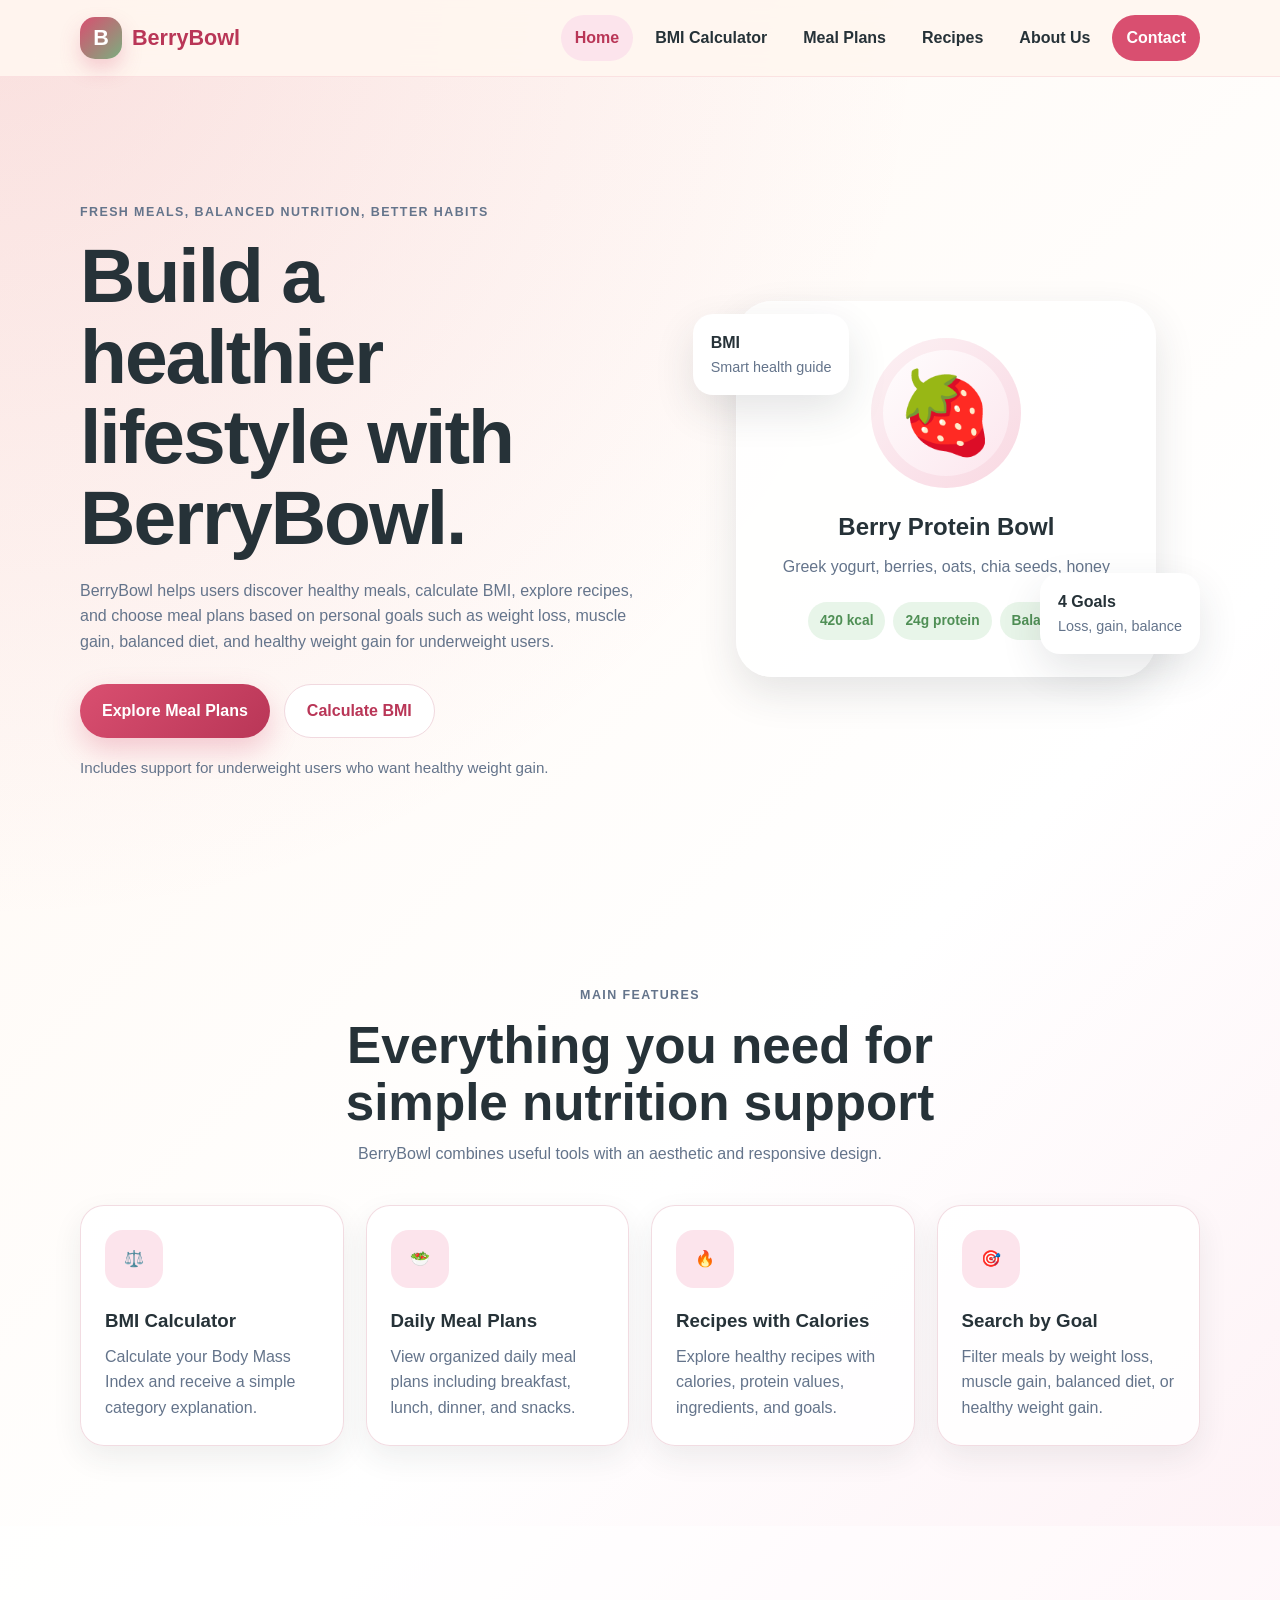
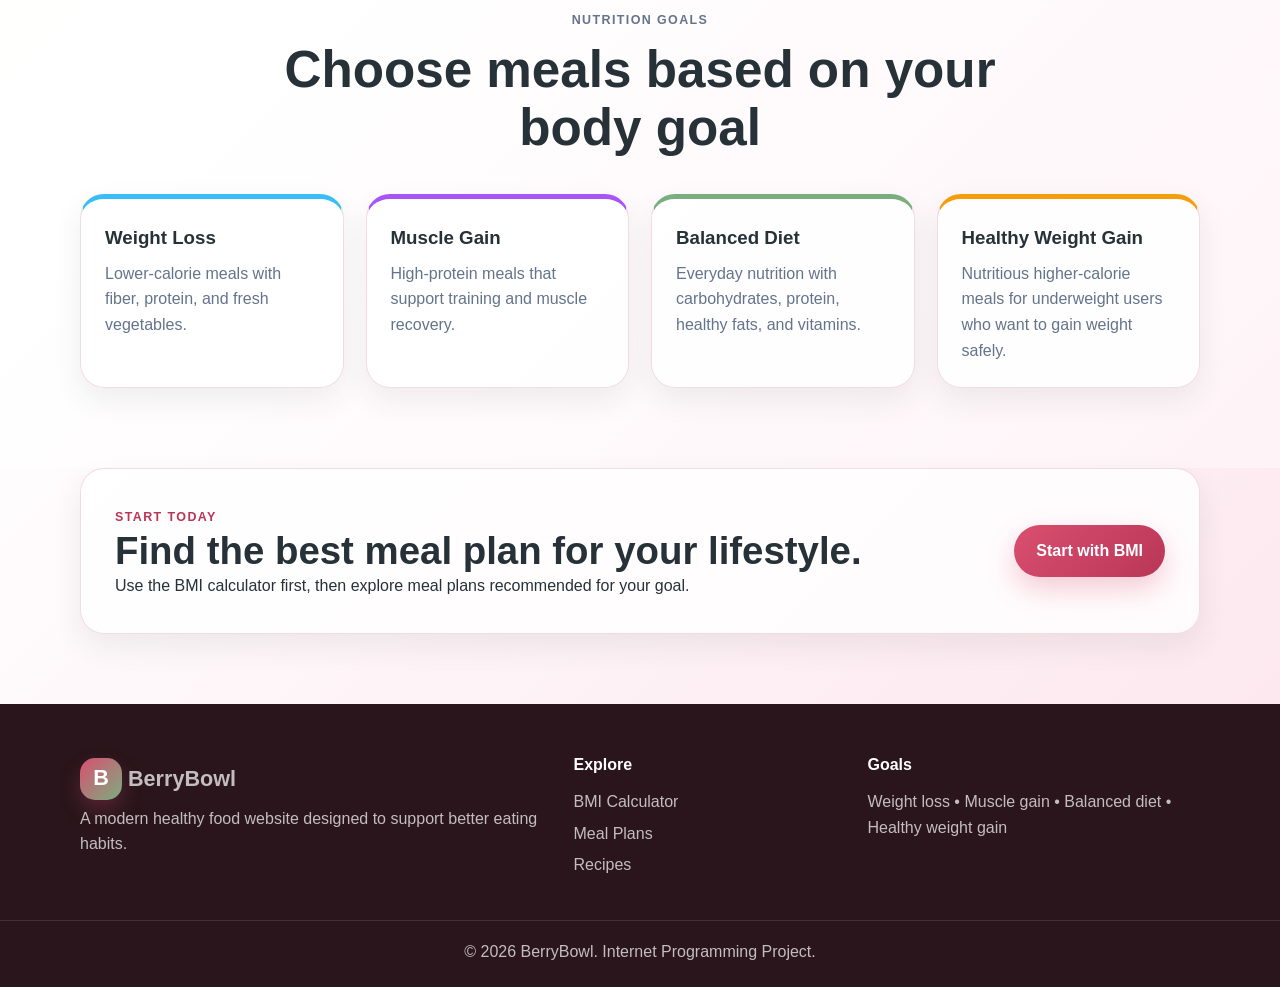
<file: berrybowl project/css/BerryBowl/index.html>
<!DOCTYPE html>
<html lang="en">
<head>
  <meta charset="UTF-8" />
  <meta name="viewport" content="width=device-width, initial-scale=1.0" />
  <title>BerryBowl | Healthy Food Website</title>
  <link rel="stylesheet" href="css/style.css" />
</head>
<body>

  <header class="site-header">
    <nav class="navbar container">
      <a href="index.html" class="brand">
        <span class="brand-mark">B</span>
        <span>BerryBowl</span>
      </a>

      <button class="nav-toggle" aria-label="Open navigation menu" aria-expanded="false">
        <span></span>
        <span></span>
        <span></span>
      </button>

      <ul class="nav-links" id="navLinks">
        <li><a href="index.html" class="active">Home</a></li>
        <li><a href="bmi.html">BMI Calculator</a></li>
        <li><a href="meals.html">Meal Plans</a></li>
        <li><a href="recipes.html">Recipes</a></li>
        <li><a href="about.html">About Us</a></li>
        <li><a href="contact.html" class="nav-button">Contact</a></li>
      </ul>
    </nav>
  </header>

  <main>
    <section class="hero container">
      <div class="hero-content">
        <p class="eyebrow">Fresh meals, balanced nutrition, better habits</p>
        <h1>Build a healthier lifestyle with BerryBowl.</h1>
        <p>
          BerryBowl helps users discover healthy meals, calculate BMI, explore recipes,
          and choose meal plans based on personal goals such as weight loss, muscle gain,
          balanced diet, and healthy weight gain for underweight users.
        </p>

        <div class="hero-actions">
          <a href="meals.html" class="btn primary-btn">Explore Meal Plans</a>
          <a href="bmi.html" class="btn secondary-btn">Calculate BMI</a>
        </div>

        <p class="hero-note">
          Includes support for underweight users who want healthy weight gain.
        </p>
      </div>

      <div class="hero-visual">
        <div class="bowl-card">
          <div class="bowl-icon">🍓</div>
          <h2>Berry Protein Bowl</h2>
          <p>Greek yogurt, berries, oats, chia seeds, honey</p>

          <div class="nutrition-row">
            <span>420 kcal</span>
            <span>24g protein</span>
            <span>Balanced</span>
          </div>
        </div>

        <div class="floating-card card-one">
          <strong>BMI</strong>
          <span>Smart health guide</span>
        </div>

        <div class="floating-card card-two">
          <strong>4 Goals</strong>
          <span>Loss, gain, balance</span>
        </div>
      </div>
    </section>

    <section class="section container">
      <div class="section-heading">
        <p class="eyebrow">Main Features</p>
        <h2>Everything you need for simple nutrition support</h2>
        <p>
          BerryBowl combines useful tools with an aesthetic and responsive design.
        </p>
      </div>

      <div class="feature-grid">
        <article class="feature-card">
          <div class="feature-icon">⚖️</div>
          <h3>BMI Calculator</h3>
          <p>
            Calculate your Body Mass Index and receive a simple category explanation.
          </p>
        </article>

        <article class="feature-card">
          <div class="feature-icon">🥗</div>
          <h3>Daily Meal Plans</h3>
          <p>
            View organized daily meal plans including breakfast, lunch, dinner, and snacks.
          </p>
        </article>

        <article class="feature-card">
          <div class="feature-icon">🔥</div>
          <h3>Recipes with Calories</h3>
          <p>
            Explore healthy recipes with calories, protein values, ingredients, and goals.
          </p>
        </article>

        <article class="feature-card">
          <div class="feature-icon">🎯</div>
          <h3>Search by Goal</h3>
          <p>
            Filter meals by weight loss, muscle gain, balanced diet, or healthy weight gain.
          </p>
        </article>
      </div>
    </section>

    <section class="section goal-section">
      <div class="container">
        <div class="section-heading">
          <p class="eyebrow">Nutrition Goals</p>
          <h2>Choose meals based on your body goal</h2>
        </div>

        <div class="goal-grid">
          <div class="goal-card weight-loss-card">
            <h3>Weight Loss</h3>
            <p>Lower-calorie meals with fiber, protein, and fresh vegetables.</p>
          </div>

          <div class="goal-card muscle-card">
            <h3>Muscle Gain</h3>
            <p>High-protein meals that support training and muscle recovery.</p>
          </div>

          <div class="goal-card balanced-card">
            <h3>Balanced Diet</h3>
            <p>Everyday nutrition with carbohydrates, protein, healthy fats, and vitamins.</p>
          </div>

          <div class="goal-card weight-gain-card">
            <h3>Healthy Weight Gain</h3>
            <p>Nutritious higher-calorie meals for underweight users who want to gain weight safely.</p>
          </div>
        </div>
      </div>
    </section>

    <section class="section container cta-section">
      <div>
        <p class="eyebrow">Start today</p>
        <h2>Find the best meal plan for your lifestyle.</h2>
        <p>
          Use the BMI calculator first, then explore meal plans recommended for your goal.
        </p>
      </div>
      <a href="bmi.html" class="btn primary-btn">Start with BMI</a>
    </section>
  </main>

  <footer class="site-footer">
    <div class="container footer-grid">
      <div>
        <a href="index.html" class="brand footer-brand">
          <span class="brand-mark">B</span>
          <span>BerryBowl</span>
        </a>
        <p>
          A modern healthy food website designed to support better eating habits.
        </p>
      </div>

      <div>
        <h4>Explore</h4>
        <a href="bmi.html">BMI Calculator</a>
        <a href="meals.html">Meal Plans</a>
        <a href="recipes.html">Recipes</a>
      </div>

      <div>
        <h4>Goals</h4>
        <p>Weight loss • Muscle gain • Balanced diet • Healthy weight gain</p>
      </div>
    </div>

    <p class="copyright">
      © <span id="year"></span> BerryBowl. Internet Programming Project.
    </p>
  </footer>

  <script src="js/data.js"></script>
  <script src="js/main.js"></script>
</body>
</html>
</file>
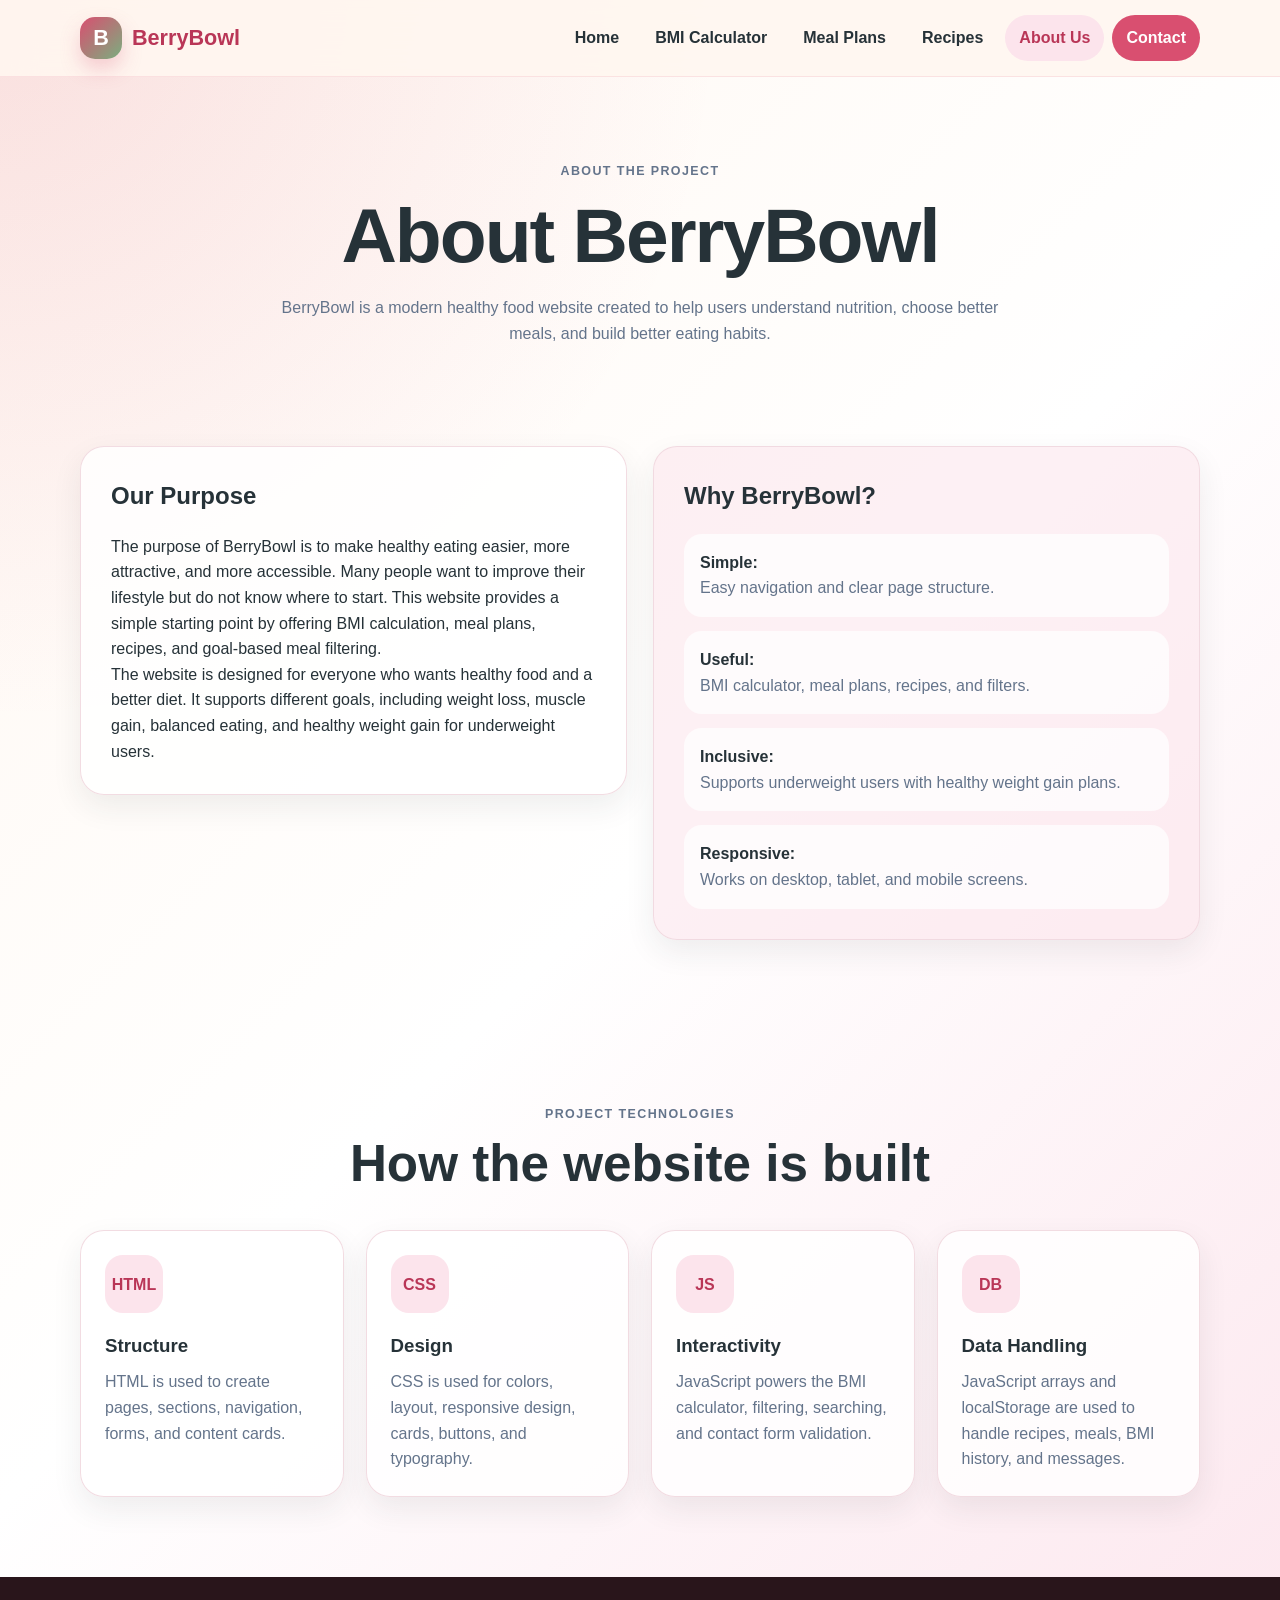
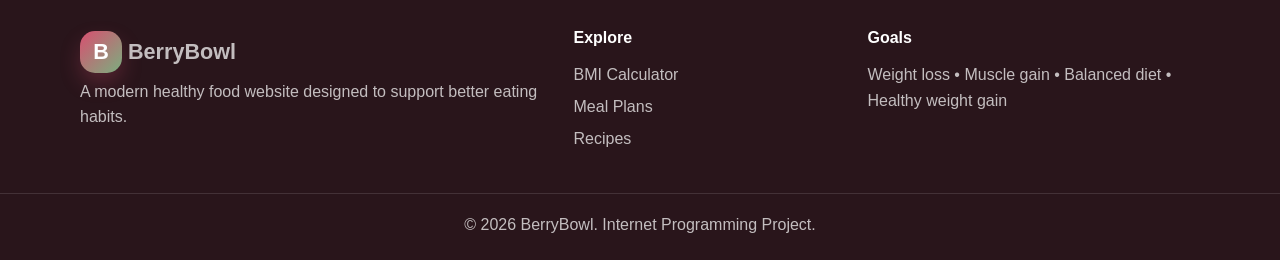
<file: berrybowl project/css/BerryBowl/about.html>
<!DOCTYPE html>
<html lang="en">
<head>
  <meta charset="UTF-8" />
  <meta name="viewport" content="width=device-width, initial-scale=1.0" />
  <title>About Us | BerryBowl</title>
  <link rel="stylesheet" href="css/style.css" />
</head>
<body>

  <header class="site-header">
    <nav class="navbar container">
      <a href="index.html" class="brand">
        <span class="brand-mark">B</span>
        <span>BerryBowl</span>
      </a>

      <button class="nav-toggle" aria-label="Open navigation menu" aria-expanded="false">
        <span></span>
        <span></span>
        <span></span>
      </button>

      <ul class="nav-links" id="navLinks">
        <li><a href="index.html">Home</a></li>
        <li><a href="bmi.html">BMI Calculator</a></li>
        <li><a href="meals.html">Meal Plans</a></li>
        <li><a href="recipes.html">Recipes</a></li>
        <li><a href="about.html" class="active">About Us</a></li>
        <li><a href="contact.html" class="nav-button">Contact</a></li>
      </ul>
    </nav>
  </header>

  <main>
    <section class="page-hero container">
      <p class="eyebrow">About the project</p>
      <h1>About BerryBowl</h1>
      <p>
        BerryBowl is a modern healthy food website created to help users understand nutrition,
        choose better meals, and build better eating habits.
      </p>
    </section>

    <section class="section container about-layout">
      <div class="panel">
        <h2>Our Purpose</h2>
        <p>
          The purpose of BerryBowl is to make healthy eating easier, more attractive, and more
          accessible. Many people want to improve their lifestyle but do not know where to start.
          This website provides a simple starting point by offering BMI calculation, meal plans,
          recipes, and goal-based meal filtering.
        </p>

        <p>
          The website is designed for everyone who wants healthy food and a better diet. It supports
          different goals, including weight loss, muscle gain, balanced eating, and healthy weight
          gain for underweight users.
        </p>
      </div>

      <div class="panel soft-panel">
        <h2>Why BerryBowl?</h2>

        <div class="info-list">
          <div>
            <strong>Simple:</strong>
            <span>Easy navigation and clear page structure.</span>
          </div>

          <div>
            <strong>Useful:</strong>
            <span>BMI calculator, meal plans, recipes, and filters.</span>
          </div>

          <div>
            <strong>Inclusive:</strong>
            <span>Supports underweight users with healthy weight gain plans.</span>
          </div>

          <div>
            <strong>Responsive:</strong>
            <span>Works on desktop, tablet, and mobile screens.</span>
          </div>
        </div>
      </div>
    </section>

    <section class="section container">
      <div class="section-heading">
        <p class="eyebrow">Project Technologies</p>
        <h2>How the website is built</h2>
      </div>

      <div class="feature-grid">
        <article class="feature-card">
          <div class="feature-icon">HTML</div>
          <h3>Structure</h3>
          <p>HTML is used to create pages, sections, navigation, forms, and content cards.</p>
        </article>

        <article class="feature-card">
          <div class="feature-icon">CSS</div>
          <h3>Design</h3>
          <p>CSS is used for colors, layout, responsive design, cards, buttons, and typography.</p>
        </article>

        <article class="feature-card">
          <div class="feature-icon">JS</div>
          <h3>Interactivity</h3>
          <p>JavaScript powers the BMI calculator, filtering, searching, and contact form validation.</p>
        </article>

        <article class="feature-card">
          <div class="feature-icon">DB</div>
          <h3>Data Handling</h3>
          <p>JavaScript arrays and localStorage are used to handle recipes, meals, BMI history, and messages.</p>
        </article>
      </div>
    </section>
  </main>

  <footer class="site-footer">
    <div class="container footer-grid">
      <div>
        <a href="index.html" class="brand footer-brand">
          <span class="brand-mark">B</span>
          <span>BerryBowl</span>
        </a>
        <p>A modern healthy food website designed to support better eating habits.</p>
      </div>

      <div>
        <h4>Explore</h4>
        <a href="bmi.html">BMI Calculator</a>
        <a href="meals.html">Meal Plans</a>
        <a href="recipes.html">Recipes</a>
      </div>

      <div>
        <h4>Goals</h4>
        <p>Weight loss • Muscle gain • Balanced diet • Healthy weight gain</p>
      </div>
    </div>

    <p class="copyright">
      © <span id="year"></span> BerryBowl. Internet Programming Project.
    </p>
  </footer>

  <script src="js/data.js"></script>
  <script src="js/main.js"></script>
</body>
</html>
</file>
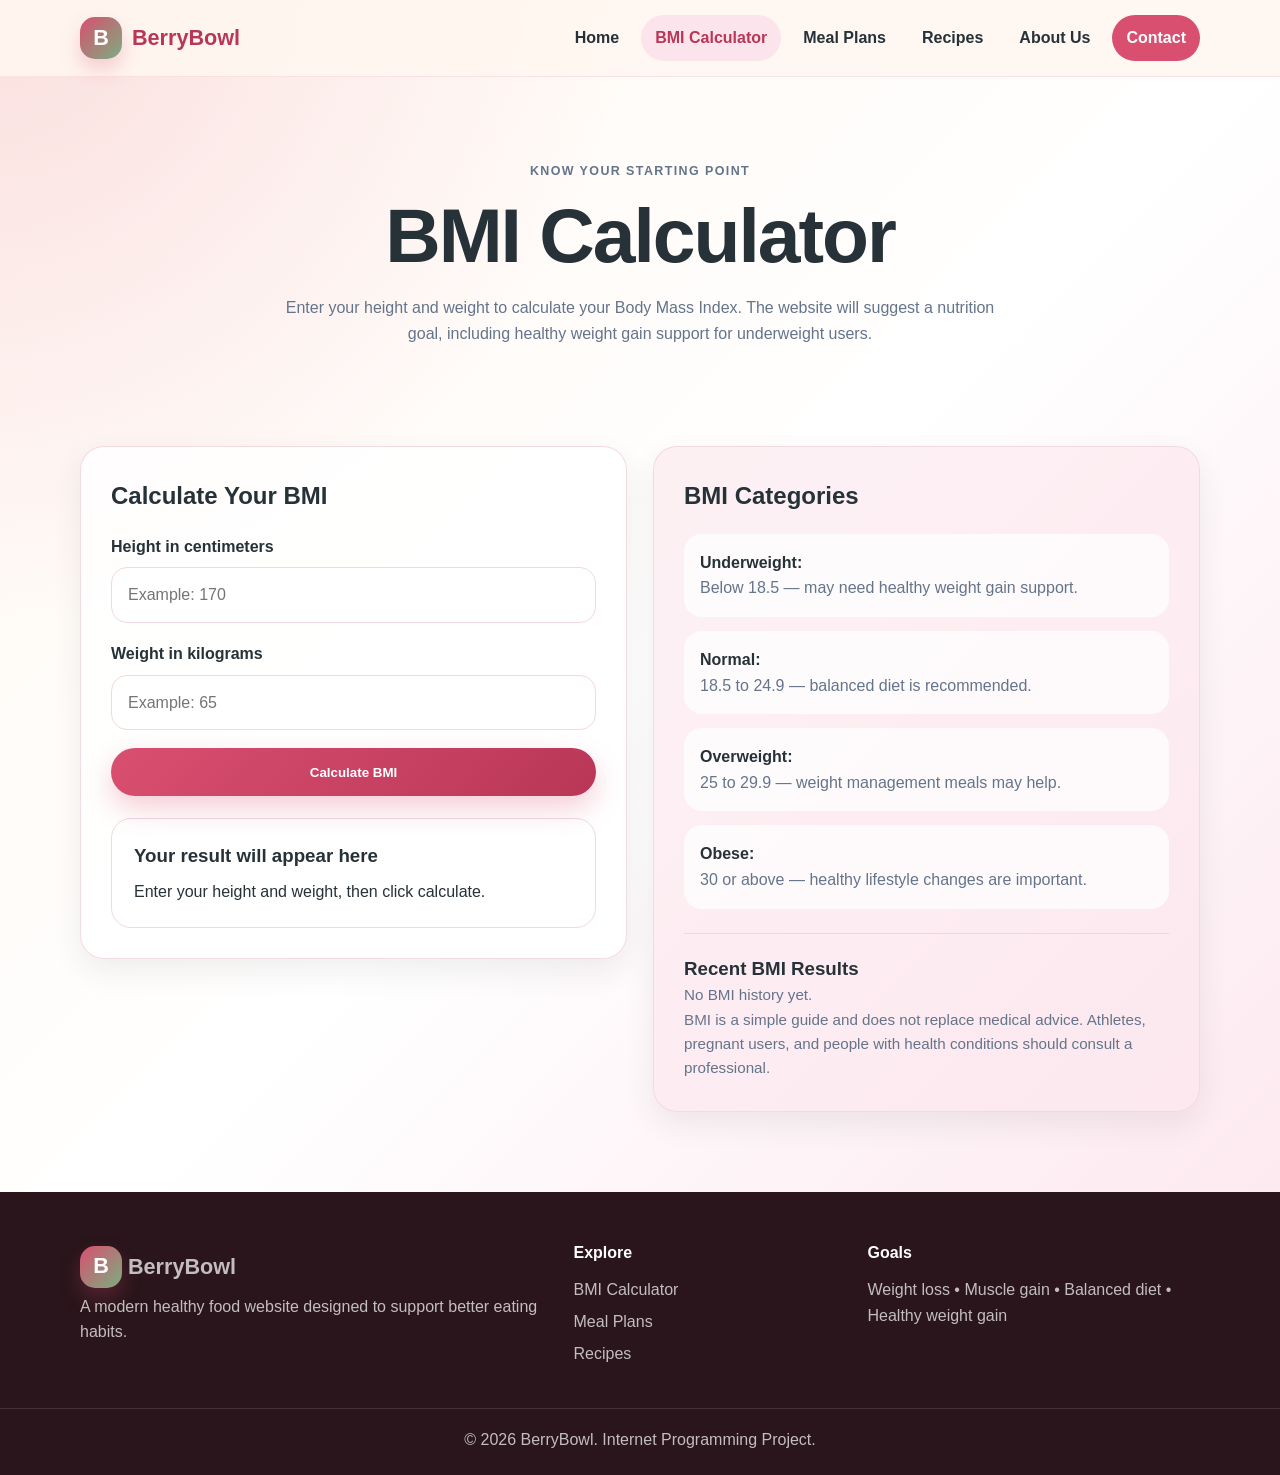
<file: berrybowl project/css/BerryBowl/bmi.html>
<!DOCTYPE html>
<html lang="en">
<head>
  <meta charset="UTF-8" />
  <meta name="viewport" content="width=device-width, initial-scale=1.0" />
  <title>BMI Calculator | BerryBowl</title>
  <link rel="stylesheet" href="css/style.css" />
</head>
<body>

  <header class="site-header">
    <nav class="navbar container">
      <a href="index.html" class="brand">
        <span class="brand-mark">B</span>
        <span>BerryBowl</span>
      </a>

      <button class="nav-toggle" aria-label="Open navigation menu" aria-expanded="false">
        <span></span>
        <span></span>
        <span></span>
      </button>

      <ul class="nav-links" id="navLinks">
        <li><a href="index.html">Home</a></li>
        <li><a href="bmi.html" class="active">BMI Calculator</a></li>
        <li><a href="meals.html">Meal Plans</a></li>
        <li><a href="recipes.html">Recipes</a></li>
        <li><a href="about.html">About Us</a></li>
        <li><a href="contact.html" class="nav-button">Contact</a></li>
      </ul>
    </nav>
  </header>

  <main>
    <section class="page-hero container">
      <p class="eyebrow">Know your starting point</p>
      <h1>BMI Calculator</h1>
      <p>
        Enter your height and weight to calculate your Body Mass Index. The website will
        suggest a nutrition goal, including healthy weight gain support for underweight users.
      </p>
    </section>

    <section class="section container bmi-layout">
      <div class="panel">
        <h2>Calculate Your BMI</h2>

        <form id="bmiForm" class="form-card">
          <div class="input-group">
            <label for="height">Height in centimeters</label>
            <input type="number" id="height" placeholder="Example: 170" min="80" max="250" required />
          </div>

          <div class="input-group">
            <label for="weight">Weight in kilograms</label>
            <input type="number" id="weight" placeholder="Example: 65" min="20" max="300" required />
          </div>

          <button type="submit" class="btn primary-btn full-btn">Calculate BMI</button>
        </form>

        <div id="bmiResult" class="result-box">
          <h3>Your result will appear here</h3>
          <p>Enter your height and weight, then click calculate.</p>
        </div>
      </div>

      <aside class="panel soft-panel">
        <h2>BMI Categories</h2>

        <div class="info-list">
          <div>
            <strong>Underweight:</strong>
            <span>Below 18.5 — may need healthy weight gain support.</span>
          </div>

          <div>
            <strong>Normal:</strong>
            <span>18.5 to 24.9 — balanced diet is recommended.</span>
          </div>

          <div>
            <strong>Overweight:</strong>
            <span>25 to 29.9 — weight management meals may help.</span>
          </div>

          <div>
            <strong>Obese:</strong>
            <span>30 or above — healthy lifestyle changes are important.</span>
          </div>
        </div>

        <div class="history-box">
          <h3>Recent BMI Results</h3>
          <div id="bmiHistory">
            <p class="muted">No BMI history yet.</p>
          </div>
        </div>

        <p class="small-note">
          BMI is a simple guide and does not replace medical advice. Athletes, pregnant users,
          and people with health conditions should consult a professional.
        </p>
      </aside>
    </section>
  </main>

  <footer class="site-footer">
    <div class="container footer-grid">
      <div>
        <a href="index.html" class="brand footer-brand">
          <span class="brand-mark">B</span>
          <span>BerryBowl</span>
        </a>
        <p>A modern healthy food website designed to support better eating habits.</p>
      </div>

      <div>
        <h4>Explore</h4>
        <a href="bmi.html">BMI Calculator</a>
        <a href="meals.html">Meal Plans</a>
        <a href="recipes.html">Recipes</a>
      </div>

      <div>
        <h4>Goals</h4>
        <p>Weight loss • Muscle gain • Balanced diet • Healthy weight gain</p>
      </div>
    </div>

    <p class="copyright">
      © <span id="year"></span> BerryBowl. Internet Programming Project.
    </p>
  </footer>

  <script src="js/data.js"></script>
  <script src="js/main.js"></script>
</body>
</html>
</file>
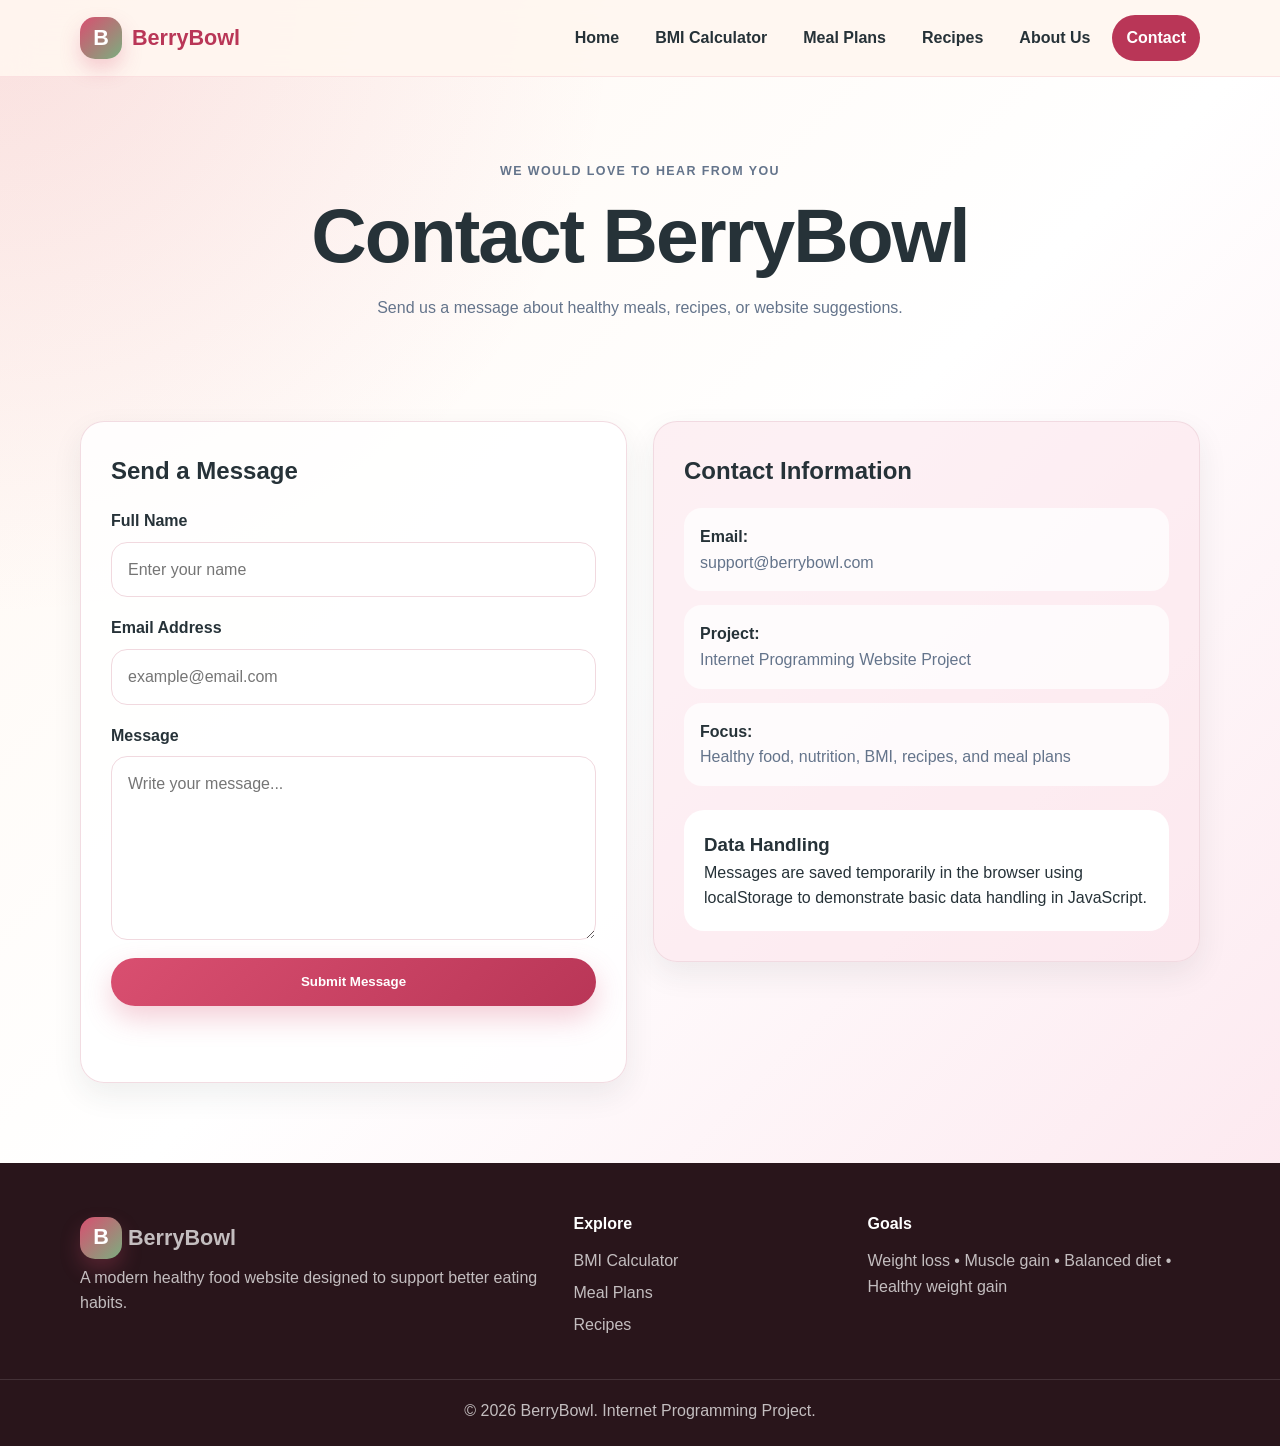
<file: berrybowl project/css/BerryBowl/contact.html>
<!DOCTYPE html>
<html lang="en">
<head>
  <meta charset="UTF-8" />
  <meta name="viewport" content="width=device-width, initial-scale=1.0" />
  <title>Contact | BerryBowl</title>
  <link rel="stylesheet" href="css/style.css" />
</head>
<body>

  <header class="site-header">
    <nav class="navbar container">
      <a href="index.html" class="brand">
        <span class="brand-mark">B</span>
        <span>BerryBowl</span>
      </a>

      <button class="nav-toggle" aria-label="Open navigation menu" aria-expanded="false">
        <span></span>
        <span></span>
        <span></span>
      </button>

      <ul class="nav-links" id="navLinks">
        <li><a href="index.html">Home</a></li>
        <li><a href="bmi.html">BMI Calculator</a></li>
        <li><a href="meals.html">Meal Plans</a></li>
        <li><a href="recipes.html">Recipes</a></li>
        <li><a href="about.html">About Us</a></li>
        <li><a href="contact.html" class="nav-button active">Contact</a></li>
      </ul>
    </nav>
  </header>

  <main>
    <section class="page-hero container">
      <p class="eyebrow">We would love to hear from you</p>
      <h1>Contact BerryBowl</h1>
      <p>
        Send us a message about healthy meals, recipes, or website suggestions.
      </p>
    </section>

    <section class="section container contact-layout">
      <div class="panel">
        <h2>Send a Message</h2>

        <form id="contactForm" class="form-card">
          <div class="input-group">
            <label for="contactName">Full Name</label>
            <input type="text" id="contactName" placeholder="Enter your name" required />
          </div>

          <div class="input-group">
            <label for="contactEmail">Email Address</label>
            <input type="email" id="contactEmail" placeholder="example@email.com" required />
          </div>

          <div class="input-group">
            <label for="contactMessage">Message</label>
            <textarea id="contactMessage" rows="6" placeholder="Write your message..." required></textarea>
          </div>

          <button type="submit" class="btn primary-btn full-btn">Submit Message</button>

          <div id="contactStatus" class="form-status"></div>
        </form>
      </div>

      <aside class="panel soft-panel">
        <h2>Contact Information</h2>

        <div class="info-list">
          <div>
            <strong>Email:</strong>
            <span>support@berrybowl.com</span>
          </div>

          <div>
            <strong>Project:</strong>
            <span>Internet Programming Website Project</span>
          </div>

          <div>
            <strong>Focus:</strong>
            <span>Healthy food, nutrition, BMI, recipes, and meal plans</span>
          </div>
        </div>

        <div class="contact-note">
          <h3>Data Handling</h3>
          <p>
            Messages are saved temporarily in the browser using localStorage to demonstrate
            basic data handling in JavaScript.
          </p>
        </div>
      </aside>
    </section>
  </main>

  <footer class="site-footer">
    <div class="container footer-grid">
      <div>
        <a href="index.html" class="brand footer-brand">
          <span class="brand-mark">B</span>
          <span>BerryBowl</span>
        </a>
        <p>A modern healthy food website designed to support better eating habits.</p>
      </div>

      <div>
        <h4>Explore</h4>
        <a href="bmi.html">BMI Calculator</a>
        <a href="meals.html">Meal Plans</a>
        <a href="recipes.html">Recipes</a>
      </div>

      <div>
        <h4>Goals</h4>
        <p>Weight loss • Muscle gain • Balanced diet • Healthy weight gain</p>
      </div>
    </div>

    <p class="copyright">
      © <span id="year"></span> BerryBowl. Internet Programming Project.
    </p>
  </footer>

  <script src="js/data.js"></script>
  <script src="js/main.js"></script>
</body>
</html>
</file>
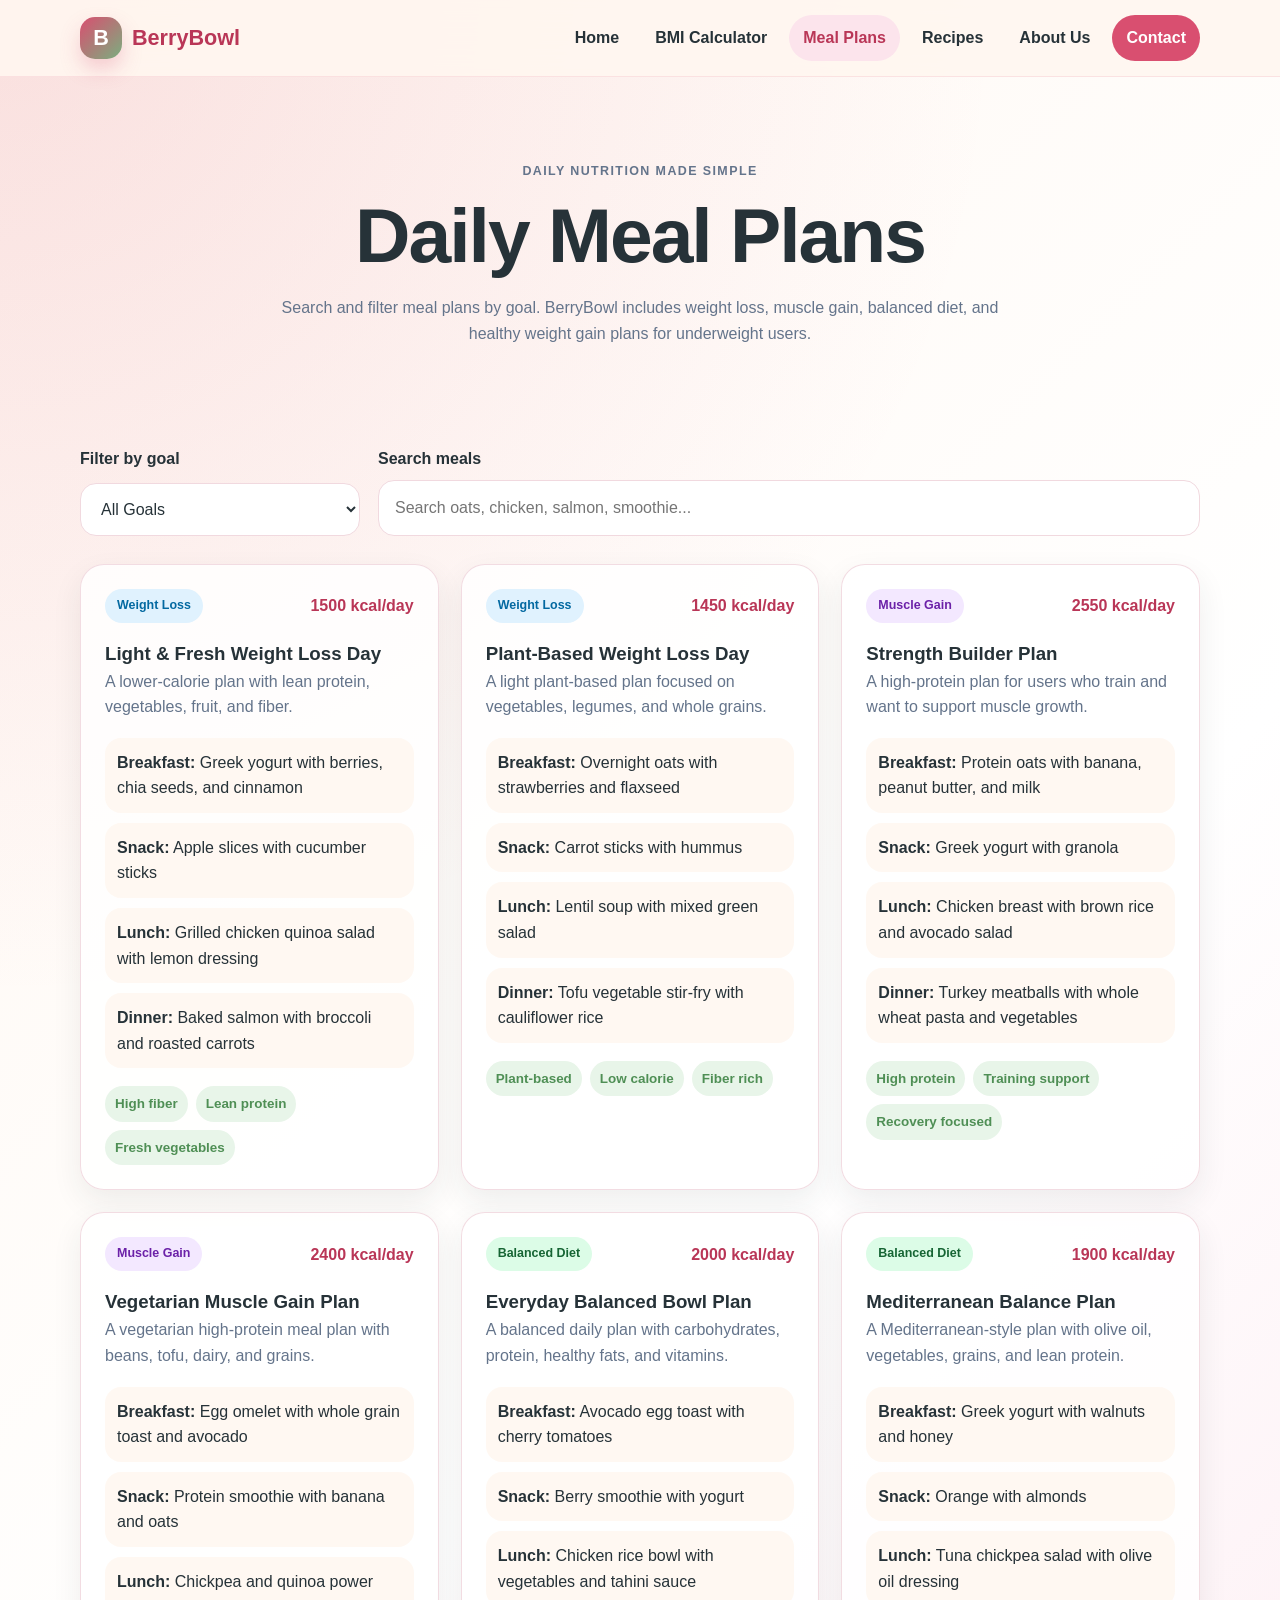
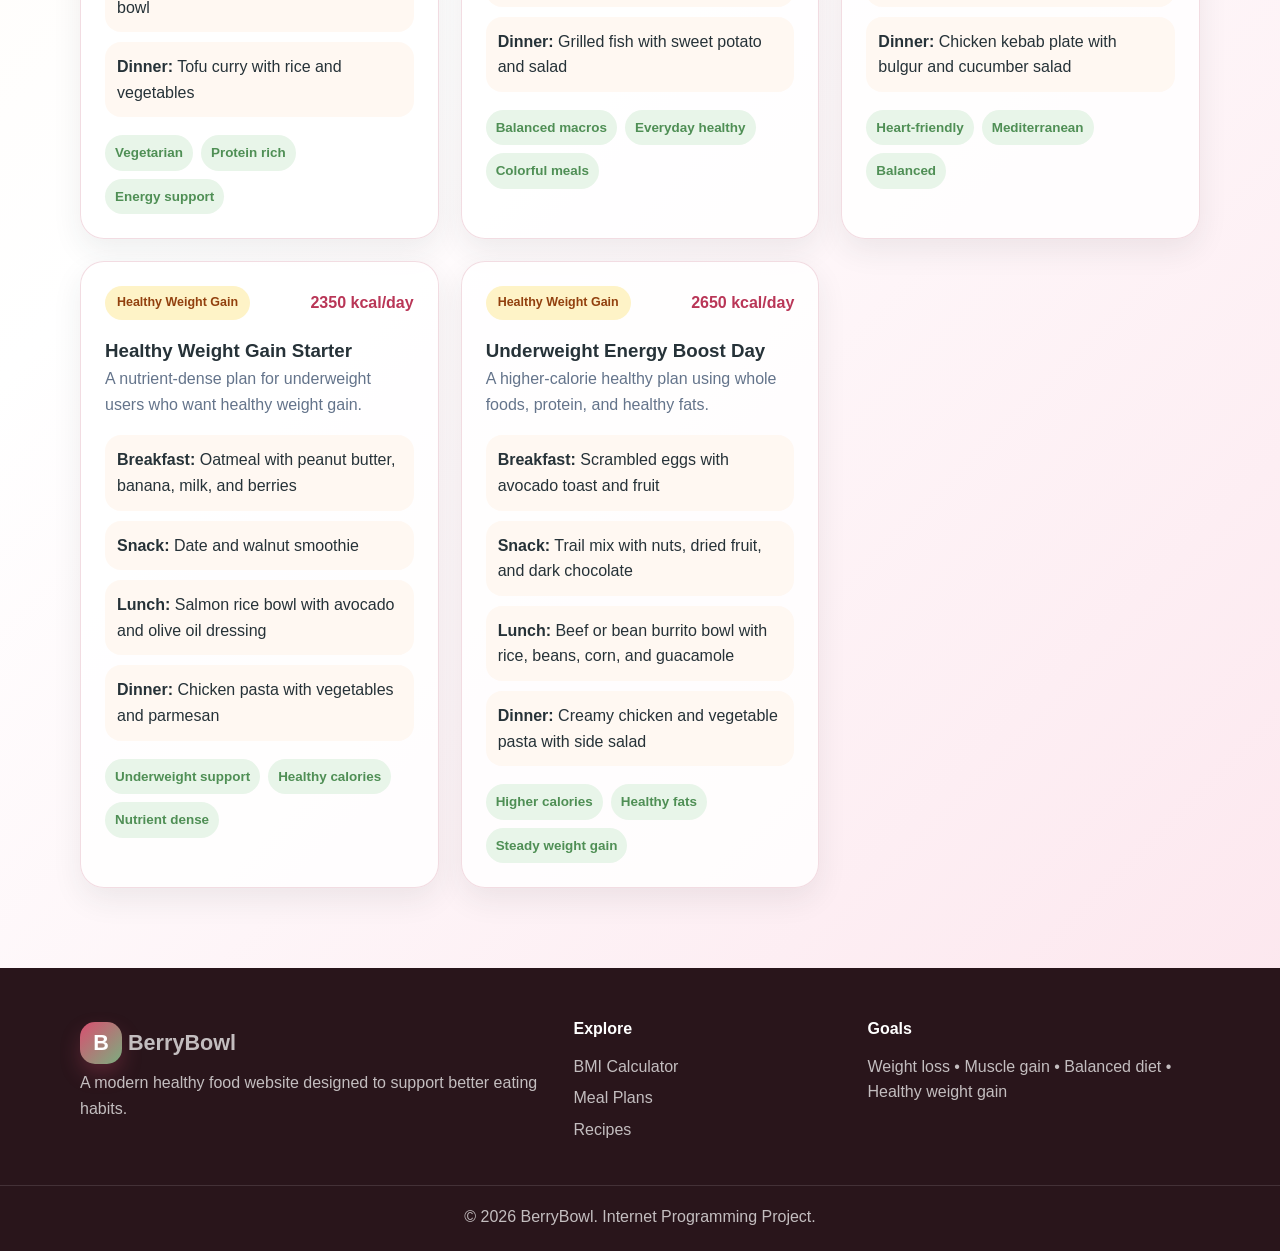
<file: berrybowl project/css/BerryBowl/meals.html>
<!DOCTYPE html>
<html lang="en">
<head>
  <meta charset="UTF-8" />
  <meta name="viewport" content="width=device-width, initial-scale=1.0" />
  <title>Meal Plans | BerryBowl</title>
  <link rel="stylesheet" href="css/style.css" />
</head>
<body>

  <header class="site-header">
    <nav class="navbar container">
      <a href="index.html" class="brand">
        <span class="brand-mark">B</span>
        <span>BerryBowl</span>
      </a>

      <button class="nav-toggle" aria-label="Open navigation menu" aria-expanded="false">
        <span></span>
        <span></span>
        <span></span>
      </button>

      <ul class="nav-links" id="navLinks">
        <li><a href="index.html">Home</a></li>
        <li><a href="bmi.html">BMI Calculator</a></li>
        <li><a href="meals.html" class="active">Meal Plans</a></li>
        <li><a href="recipes.html">Recipes</a></li>
        <li><a href="about.html">About Us</a></li>
        <li><a href="contact.html" class="nav-button">Contact</a></li>
      </ul>
    </nav>
  </header>

  <main>
    <section class="page-hero container">
      <p class="eyebrow">Daily nutrition made simple</p>
      <h1>Daily Meal Plans</h1>
      <p>
        Search and filter meal plans by goal. BerryBowl includes weight loss, muscle gain,
        balanced diet, and healthy weight gain plans for underweight users.
      </p>
    </section>

    <section class="section container">
      <div class="filters">
        <div class="input-group">
          <label for="goalFilter">Filter by goal</label>
          <select id="goalFilter">
            <option value="all">All Goals</option>
            <option value="weight-loss">Weight Loss</option>
            <option value="muscle-gain">Muscle Gain</option>
            <option value="balanced">Balanced Diet</option>
            <option value="weight-gain">Healthy Weight Gain / Underweight</option>
          </select>
        </div>

        <div class="input-group">
          <label for="mealSearch">Search meals</label>
          <input type="text" id="mealSearch" placeholder="Search oats, chicken, salmon, smoothie..." />
        </div>
      </div>

      <div id="mealGrid" class="meal-grid"></div>
    </section>
  </main>

  <footer class="site-footer">
    <div class="container footer-grid">
      <div>
        <a href="index.html" class="brand footer-brand">
          <span class="brand-mark">B</span>
          <span>BerryBowl</span>
        </a>
        <p>A modern healthy food website designed to support better eating habits.</p>
      </div>

      <div>
        <h4>Explore</h4>
        <a href="bmi.html">BMI Calculator</a>
        <a href="meals.html">Meal Plans</a>
        <a href="recipes.html">Recipes</a>
      </div>

      <div>
        <h4>Goals</h4>
        <p>Weight loss • Muscle gain • Balanced diet • Healthy weight gain</p>
      </div>
    </div>

    <p class="copyright">
      © <span id="year"></span> BerryBowl. Internet Programming Project.
    </p>
  </footer>

  <script src="js/data.js"></script>
  <script src="js/main.js"></script>
</body>
</html>
</file>
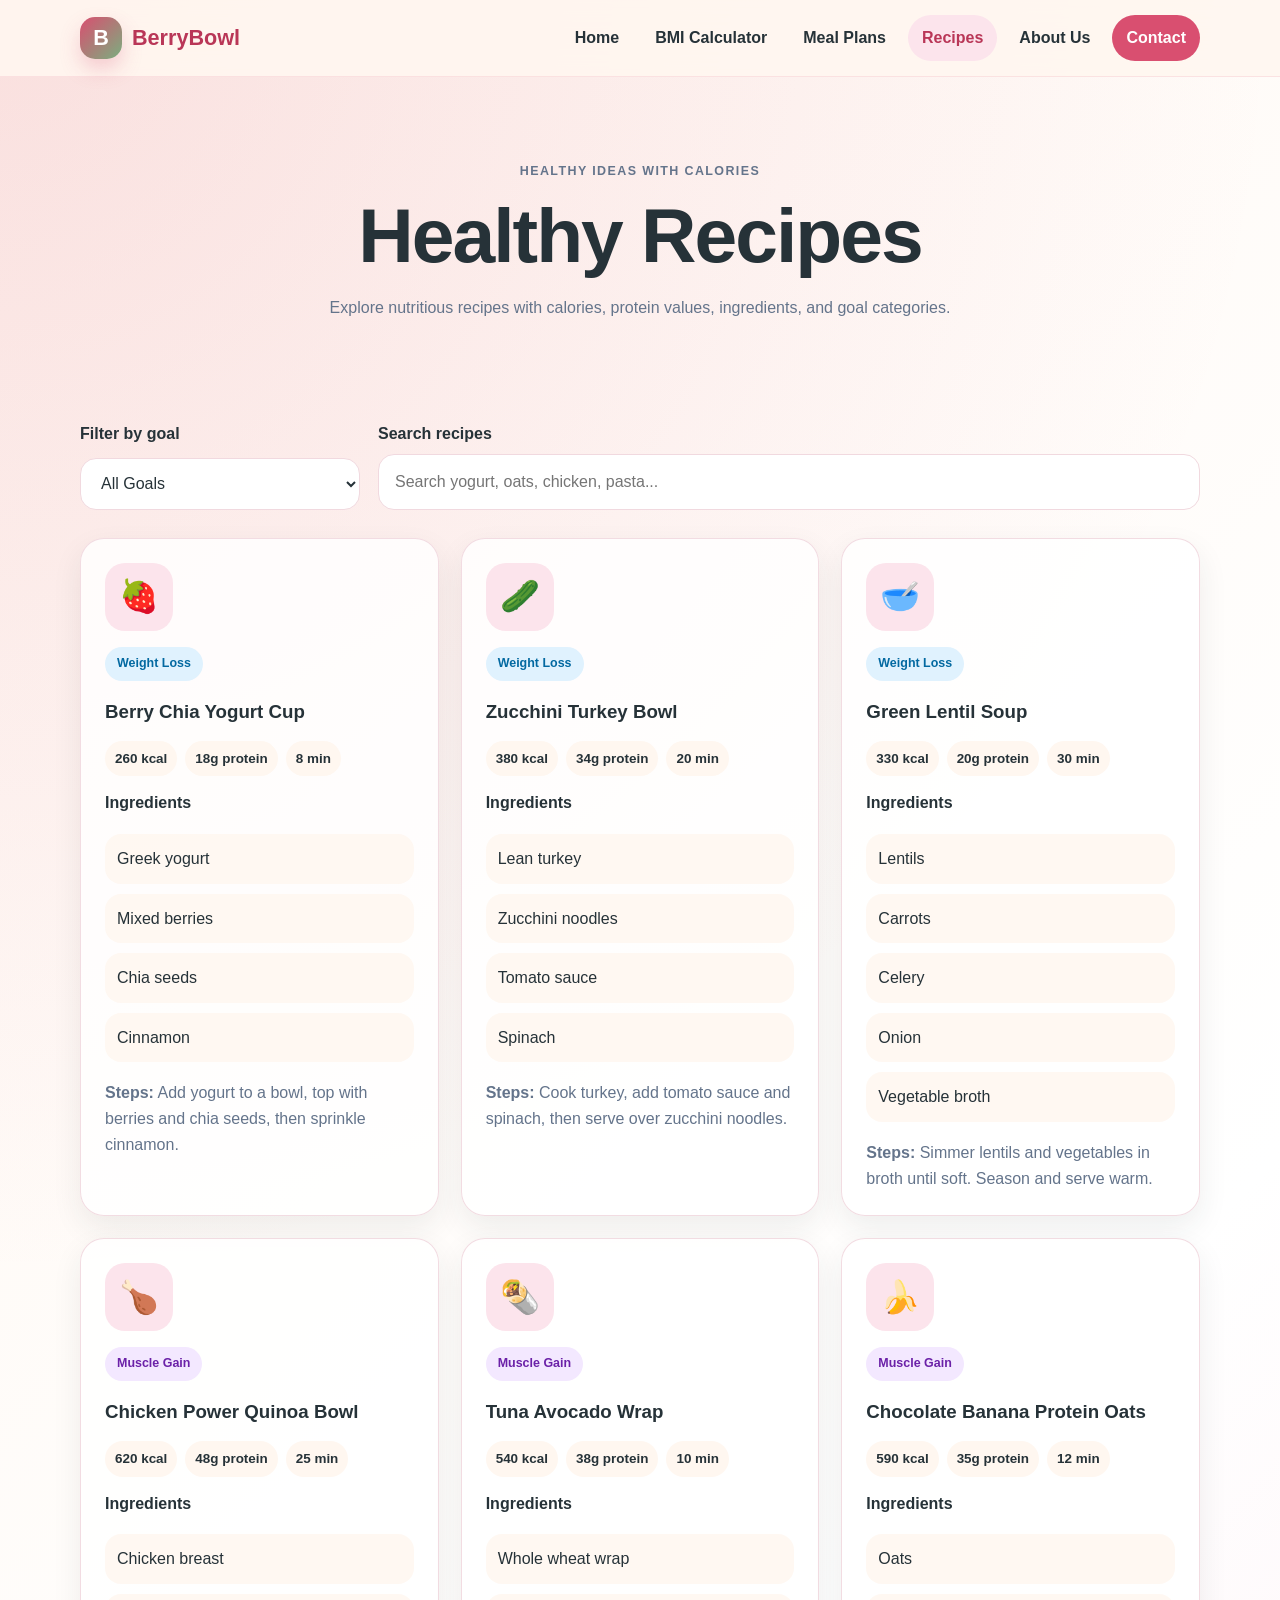
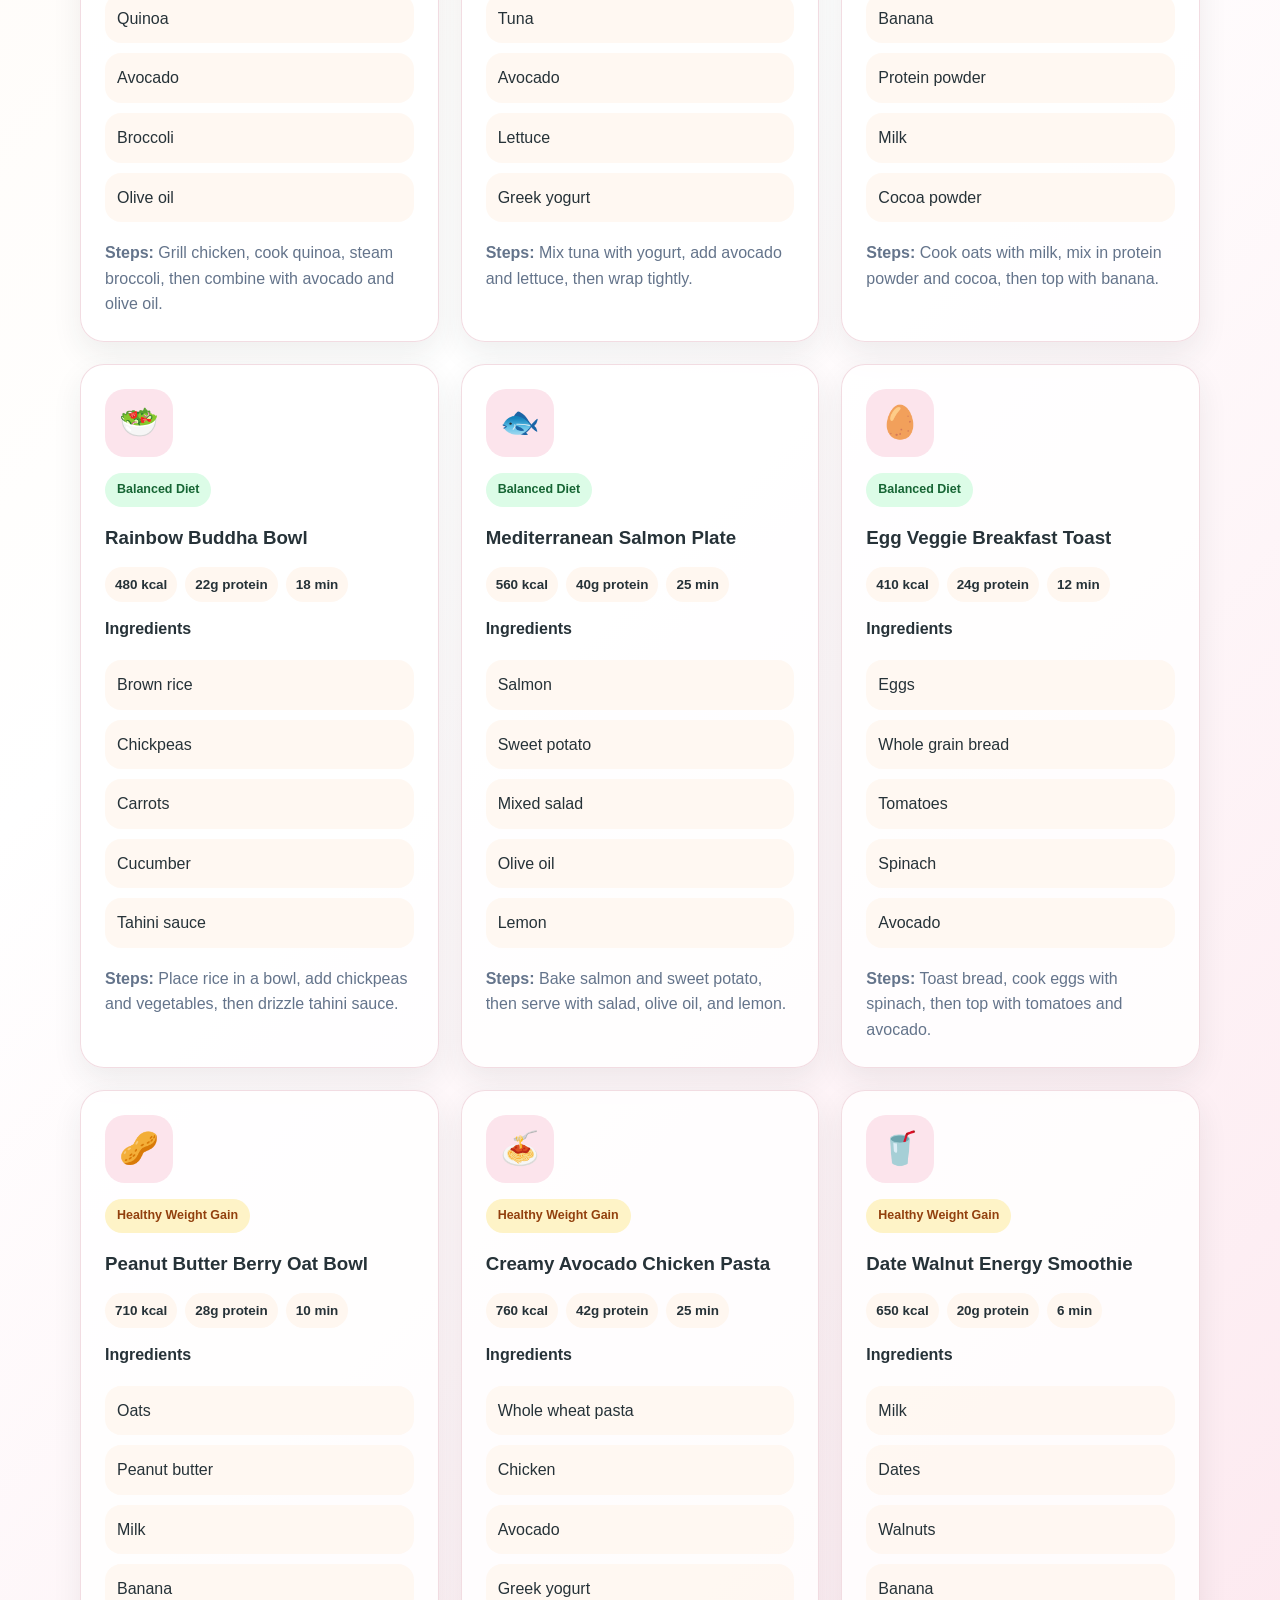
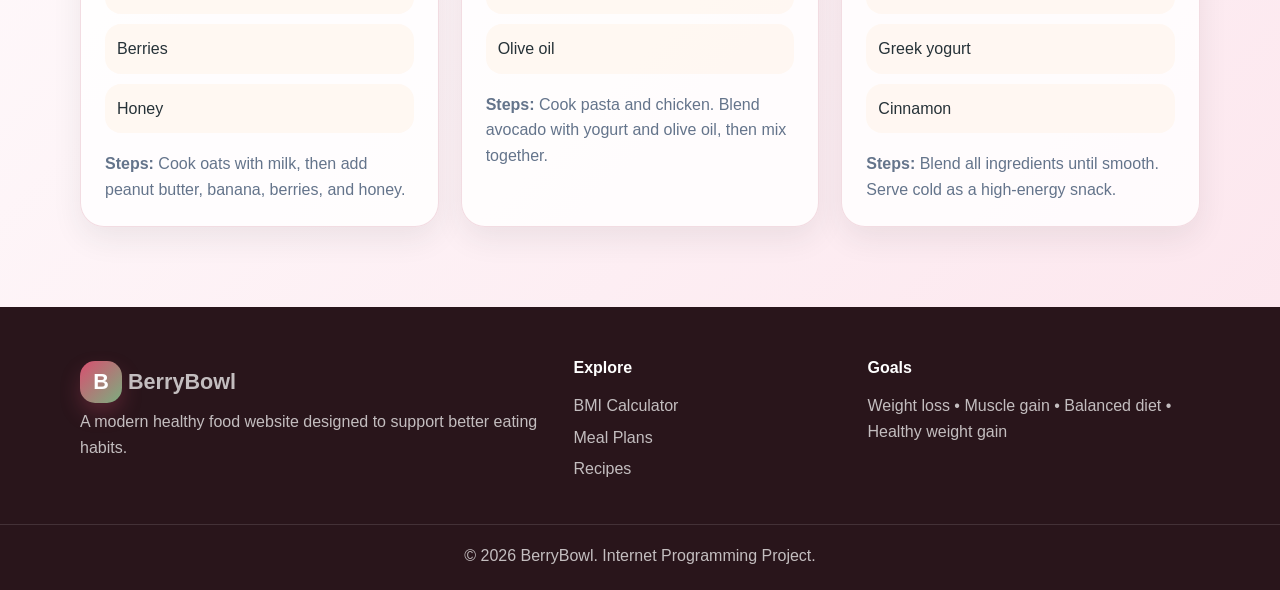
<file: berrybowl project/css/BerryBowl/recipes.html>
<!DOCTYPE html>
<html lang="en">
<head>
  <meta charset="UTF-8" />
  <meta name="viewport" content="width=device-width, initial-scale=1.0" />
  <title>Healthy Recipes | BerryBowl</title>
  <link rel="stylesheet" href="css/style.css" />
</head>
<body>

  <header class="site-header">
    <nav class="navbar container">
      <a href="index.html" class="brand">
        <span class="brand-mark">B</span>
        <span>BerryBowl</span>
      </a>

      <button class="nav-toggle" aria-label="Open navigation menu" aria-expanded="false">
        <span></span>
        <span></span>
        <span></span>
      </button>

      <ul class="nav-links" id="navLinks">
        <li><a href="index.html">Home</a></li>
        <li><a href="bmi.html">BMI Calculator</a></li>
        <li><a href="meals.html">Meal Plans</a></li>
        <li><a href="recipes.html" class="active">Recipes</a></li>
        <li><a href="about.html">About Us</a></li>
        <li><a href="contact.html" class="nav-button">Contact</a></li>
      </ul>
    </nav>
  </header>

  <main>
    <section class="page-hero container">
      <p class="eyebrow">Healthy ideas with calories</p>
      <h1>Healthy Recipes</h1>
      <p>
        Explore nutritious recipes with calories, protein values, ingredients, and goal categories.
      </p>
    </section>

    <section class="section container">
      <div class="filters">
        <div class="input-group">
          <label for="recipeGoalFilter">Filter by goal</label>
          <select id="recipeGoalFilter">
            <option value="all">All Goals</option>
            <option value="weight-loss">Weight Loss</option>
            <option value="muscle-gain">Muscle Gain</option>
            <option value="balanced">Balanced Diet</option>
            <option value="weight-gain">Healthy Weight Gain / Underweight</option>
          </select>
        </div>

        <div class="input-group">
          <label for="recipeSearch">Search recipes</label>
          <input type="text" id="recipeSearch" placeholder="Search yogurt, oats, chicken, pasta..." />
        </div>
      </div>

      <div id="recipeGrid" class="recipe-grid"></div>
    </section>
  </main>

  <footer class="site-footer">
    <div class="container footer-grid">
      <div>
        <a href="index.html" class="brand footer-brand">
          <span class="brand-mark">B</span>
          <span>BerryBowl</span>
        </a>
        <p>A modern healthy food website designed to support better eating habits.</p>
      </div>

      <div>
        <h4>Explore</h4>
        <a href="bmi.html">BMI Calculator</a>
        <a href="meals.html">Meal Plans</a>
        <a href="recipes.html">Recipes</a>
      </div>

      <div>
        <h4>Goals</h4>
        <p>Weight loss • Muscle gain • Balanced diet • Healthy weight gain</p>
      </div>
    </div>

    <p class="copyright">
      © <span id="year"></span> BerryBowl. Internet Programming Project.
    </p>
  </footer>

  <script src="js/data.js"></script>
  <script src="js/main.js"></script>
</body>
</html>
</file>
<file: berrybowl project/css/BerryBowl/css/style.css>
:root {
  --berry: #d94f70;
  --berry-dark: #b93657;
  --berry-light: #fce4ec;
  --sage: #7bae7f;
  --sage-dark: #4f8f55;
  --cream: #fff7f0;
  --mint: #e8f5e9;
  --text: #263238;
  --muted: #64748b;
  --white: #ffffff;
  --border: #f1d9df;
  --shadow: 0 16px 40px rgba(38, 50, 56, 0.12);
  --radius: 24px;
}

* {
  margin: 0;
  padding: 0;
  box-sizing: border-box;
}

html {
  scroll-behavior: smooth;
}

body {
  font-family: Arial, Helvetica, sans-serif;
  color: var(--text);
  background:
    radial-gradient(circle at top left, rgba(217, 79, 112, 0.14), transparent 32%),
    linear-gradient(135deg, #fff7f0 0%, #fff 48%, #fce4ec 100%);
  line-height: 1.6;
}

a {
  color: inherit;
  text-decoration: none;
}

img {
  max-width: 100%;
}

.container {
  width: min(1120px, calc(100% - 40px));
  margin: 0 auto;
}

.site-header {
  position: sticky;
  top: 0;
  z-index: 100;
  background: rgba(255, 247, 240, 0.9);
  backdrop-filter: blur(16px);
  border-bottom: 1px solid rgba(217, 79, 112, 0.12);
}

.navbar {
  height: 76px;
  display: flex;
  align-items: center;
  justify-content: space-between;
}

.brand {
  display: inline-flex;
  align-items: center;
  gap: 10px;
  font-size: 1.35rem;
  font-weight: 800;
  color: var(--berry-dark);
}

.brand-mark {
  width: 42px;
  height: 42px;
  display: inline-grid;
  place-items: center;
  border-radius: 15px;
  color: var(--white);
  background: linear-gradient(135deg, var(--berry), var(--sage));
  box-shadow: 0 10px 20px rgba(217, 79, 112, 0.25);
}

.nav-links {
  display: flex;
  align-items: center;
  list-style: none;
  gap: 8px;
}

.nav-links a {
  display: inline-block;
  padding: 10px 14px;
  border-radius: 999px;
  color: var(--text);
  font-weight: 600;
  transition: 0.2s ease;
}

.nav-links a:hover,
.nav-links a.active {
  color: var(--berry-dark);
  background: var(--berry-light);
}

.nav-links .nav-button {
  color: var(--white);
  background: var(--berry);
}

.nav-links .nav-button:hover,
.nav-links .nav-button.active {
  color: var(--white);
  background: var(--berry-dark);
}

.nav-toggle {
  display: none;
  width: 44px;
  height: 44px;
  border: 0;
  border-radius: 14px;
  background: var(--white);
  box-shadow: var(--shadow);
  cursor: pointer;
}

.nav-toggle span {
  display: block;
  width: 22px;
  height: 2px;
  margin: 5px auto;
  background: var(--text);
  border-radius: 999px;
}

.hero {
  min-height: calc(100vh - 76px);
  display: grid;
  grid-template-columns: 1.05fr 0.95fr;
  align-items: center;
  gap: 52px;
  padding: 70px 0;
}

.hero-content h1,
.page-hero h1 {
  font-size: clamp(2.4rem, 6vw, 5rem);
  line-height: 1.05;
  letter-spacing: -2px;
  margin: 12px 0 20px;
}

.hero-content p,
.page-hero p,
.section-heading p {
  color: var(--muted);
  max-width: 720px;
}

.eyebrow {
  display: inline-block;
  color: var(--berry-dark);
  font-weight: 800;
  text-transform: uppercase;
  letter-spacing: 1.4px;
  font-size: 0.78rem;
}

.hero-actions {
  display: flex;
  flex-wrap: wrap;
  gap: 14px;
  margin: 30px 0 18px;
}

.btn {
  display: inline-flex;
  justify-content: center;
  align-items: center;
  min-height: 48px;
  padding: 13px 22px;
  border: none;
  border-radius: 999px;
  font-weight: 800;
  cursor: pointer;
  transition: 0.2s ease;
}

.primary-btn {
  color: var(--white);
  background: linear-gradient(135deg, var(--berry), var(--berry-dark));
  box-shadow: 0 12px 28px rgba(217, 79, 112, 0.28);
}

.primary-btn:hover {
  transform: translateY(-2px);
  box-shadow: 0 18px 34px rgba(217, 79, 112, 0.35);
}

.secondary-btn {
  color: var(--berry-dark);
  background: var(--white);
  border: 1px solid var(--border);
}

.secondary-btn:hover {
  background: var(--berry-light);
}

.full-btn {
  width: 100%;
}

.btn-small {
  min-height: 38px;
  padding: 9px 16px;
  font-size: 0.9rem;
}

.hero-note,
.small-note,
.muted {
  color: var(--muted);
  font-size: 0.95rem;
}

.hero-visual {
  position: relative;
  min-height: 470px;
  display: grid;
  place-items: center;
}

.bowl-card {
  width: min(420px, 100%);
  padding: 36px;
  border-radius: 36px;
  background: rgba(255, 255, 255, 0.78);
  box-shadow: var(--shadow);
  border: 1px solid rgba(255, 255, 255, 0.8);
  text-align: center;
}

.bowl-icon {
  width: 150px;
  height: 150px;
  display: grid;
  place-items: center;
  margin: 0 auto 20px;
  border-radius: 50%;
  font-size: 5rem;
  background: linear-gradient(135deg, #fff, var(--berry-light));
  box-shadow: inset 0 0 0 12px rgba(217, 79, 112, 0.08);
}

.bowl-card h2 {
  margin-bottom: 8px;
}

.bowl-card p {
  color: var(--muted);
}

.nutrition-row {
  display: flex;
  flex-wrap: wrap;
  gap: 8px;
  justify-content: center;
  margin-top: 22px;
}

.nutrition-row span {
  padding: 8px 12px;
  border-radius: 999px;
  font-size: 0.86rem;
  font-weight: 700;
  color: var(--sage-dark);
  background: var(--mint);
}

.floating-card {
  position: absolute;
  padding: 16px 18px;
  border-radius: 20px;
  background: var(--white);
  box-shadow: var(--shadow);
}

.floating-card strong,
.floating-card span {
  display: block;
}

.floating-card span {
  color: var(--muted);
  font-size: 0.9rem;
}

.card-one {
  top: 60px;
  left: 0;
}

.card-two {
  right: 0;
  bottom: 70px;
}

.section {
  padding: 80px 0;
}

.section-heading {
  text-align: center;
  max-width: 760px;
  margin: 0 auto 38px;
}

.section-heading h2 {
  font-size: clamp(2rem, 4vw, 3.2rem);
  line-height: 1.12;
  margin: 10px 0;
}

.feature-grid,
.goal-grid,
.meal-grid,
.recipe-grid {
  display: grid;
  gap: 22px;
}

.feature-grid {
  grid-template-columns: repeat(4, 1fr);
}

.goal-grid {
  grid-template-columns: repeat(4, 1fr);
}

.feature-card,
.goal-card,
.panel,
.meal-card,
.recipe-card,
.cta-section {
  background: rgba(255, 255, 255, 0.82);
  border: 1px solid rgba(241, 217, 223, 0.9);
  border-radius: var(--radius);
  box-shadow: 0 12px 30px rgba(38, 50, 56, 0.08);
}

.feature-card,
.goal-card,
.meal-card,
.recipe-card {
  padding: 24px;
}

.feature-icon {
  width: 58px;
  height: 58px;
  display: grid;
  place-items: center;
  margin-bottom: 18px;
  border-radius: 18px;
  color: var(--berry-dark);
  background: var(--berry-light);
  font-weight: 900;
}

.feature-card h3,
.goal-card h3 {
  margin-bottom: 8px;
}

.feature-card p,
.goal-card p,
.meal-card p,
.recipe-card p {
  color: var(--muted);
}

.goal-section {
  background: rgba(255, 255, 255, 0.42);
}

.weight-loss-card {
  border-top: 5px solid #38bdf8;
}

.muscle-card {
  border-top: 5px solid #a855f7;
}

.balanced-card {
  border-top: 5px solid var(--sage);
}

.weight-gain-card {
  border-top: 5px solid #f59e0b;
}

.cta-section {
  display: flex;
  justify-content: space-between;
  align-items: center;
  gap: 28px;
  padding: 34px;
  margin-bottom: 70px;
}

.cta-section h2 {
  font-size: clamp(1.8rem, 3vw, 2.7rem);
  line-height: 1.15;
}

.page-hero {
  padding: 80px 0 20px;
  text-align: center;
}

.page-hero p {
  margin-left: auto;
  margin-right: auto;
}

.bmi-layout,
.contact-layout,
.about-layout {
  display: grid;
  grid-template-columns: 1fr 1fr;
  gap: 26px;
  align-items: start;
}

.panel {
  padding: 30px;
}

.panel h2 {
  margin-bottom: 18px;
}

.soft-panel {
  background: rgba(252, 228, 236, 0.55);
}

.form-card {
  display: grid;
  gap: 18px;
}

.input-group {
  display: grid;
  gap: 8px;
}

.input-group label {
  font-weight: 800;
}

input,
select,
textarea {
  width: 100%;
  padding: 14px 16px;
  border: 1px solid var(--border);
  border-radius: 16px;
  color: var(--text);
  background: var(--white);
  font: inherit;
  outline: none;
}

input:focus,
select:focus,
textarea:focus {
  border-color: var(--berry);
  box-shadow: 0 0 0 4px rgba(217, 79, 112, 0.12);
}

.result-box {
  margin-top: 22px;
  padding: 22px;
  border-radius: 20px;
  background: var(--white);
  border: 1px solid var(--border);
}

.result-box h3 {
  margin-bottom: 8px;
}

.result-box.underweight {
  border-left: 6px solid #f59e0b;
}

.result-box.normal {
  border-left: 6px solid var(--sage);
}

.result-box.overweight {
  border-left: 6px solid #fb7185;
}

.result-box.obese {
  border-left: 6px solid #ef4444;
}

.result-actions {
  margin-top: 14px;
}

.info-list {
  display: grid;
  gap: 14px;
}

.info-list div {
  padding: 16px;
  border-radius: 18px;
  background: rgba(255, 255, 255, 0.75);
}

.info-list strong,
.info-list span {
  display: block;
}

.info-list span {
  color: var(--muted);
}

.history-box {
  margin-top: 24px;
  padding-top: 20px;
  border-top: 1px solid rgba(217, 79, 112, 0.16);
}

.history-item {
  display: flex;
  justify-content: space-between;
  gap: 14px;
  padding: 12px 0;
  border-bottom: 1px solid rgba(217, 79, 112, 0.12);
  font-size: 0.95rem;
}

.filters {
  display: grid;
  grid-template-columns: 280px 1fr;
  gap: 18px;
  margin-bottom: 28px;
}

.meal-grid,
.recipe-grid {
  grid-template-columns: repeat(3, 1fr);
}

.card-top {
  display: flex;
  justify-content: space-between;
  align-items: center;
  gap: 14px;
  margin-bottom: 16px;
}

.badge {
  display: inline-flex;
  align-items: center;
  padding: 7px 12px;
  border-radius: 999px;
  font-size: 0.78rem;
  font-weight: 900;
}

.badge.weight-loss {
  color: #0369a1;
  background: #e0f2fe;
}

.badge.muscle-gain {
  color: #6b21a8;
  background: #f3e8ff;
}

.badge.balanced {
  color: #166534;
  background: #dcfce7;
}

.badge.weight-gain {
  color: #92400e;
  background: #fef3c7;
}

.calories {
  color: var(--berry-dark);
  font-weight: 900;
  white-space: nowrap;
}

.meal-list,
.ingredient-list {
  display: grid;
  gap: 10px;
  margin: 18px 0;
  list-style: none;
}

.meal-list li,
.ingredient-list li {
  padding: 12px;
  border-radius: 16px;
  background: rgba(255, 247, 240, 0.85);
}

.tip-row {
  display: flex;
  flex-wrap: wrap;
  gap: 8px;
}

.tip-row span {
  padding: 7px 10px;
  border-radius: 999px;
  color: var(--sage-dark);
  background: var(--mint);
  font-size: 0.84rem;
  font-weight: 700;
}

.recipe-icon {
  width: 68px;
  height: 68px;
  display: grid;
  place-items: center;
  border-radius: 20px;
  font-size: 2rem;
  background: var(--berry-light);
  margin-bottom: 16px;
}

.recipe-meta {
  display: flex;
  flex-wrap: wrap;
  gap: 8px;
  margin: 14px 0;
}

.recipe-meta span {
  padding: 7px 10px;
  border-radius: 999px;
  background: var(--cream);
  font-size: 0.84rem;
  font-weight: 800;
}

.no-results {
  grid-column: 1 / -1;
  padding: 30px;
  text-align: center;
  border-radius: var(--radius);
  background: var(--white);
  color: var(--muted);
}

.form-status {
  min-height: 28px;
  font-weight: 800;
}

.form-status.success {
  color: var(--sage-dark);
}

.form-status.error {
  color: #dc2626;
}

.contact-note {
  margin-top: 24px;
  padding: 20px;
  border-radius: 20px;
  background: var(--white);
}

.site-footer {
  background: #29151b;
  color: var(--white);
  padding: 48px 0 22px;
}

.footer-grid {
  display: grid;
  grid-template-columns: 1.4fr 0.8fr 1fr;
  gap: 28px;
}

.footer-brand {
  color: var(--white);
  margin-bottom: 12px;
}

.site-footer p,
.site-footer a {
  color: rgba(255, 255, 255, 0.72);
}

.site-footer a {
  display: block;
  margin: 6px 0;
}

.site-footer h4 {
  margin-bottom: 12px;
}

.copyright {
  text-align: center;
  margin-top: 36px;
  padding-top: 18px;
  border-top: 1px solid rgba(255, 255, 255, 0.12);
}

@media (max-width: 980px) {
  .hero,
  .bmi-layout,
  .contact-layout,
  .about-layout {
    grid-template-columns: 1fr;
  }

  .feature-grid,
  .goal-grid,
  .meal-grid,
  .recipe-grid {
    grid-template-columns: repeat(2, 1fr);
  }

  .hero-visual {
    min-height: 390px;
  }

  .footer-grid {
    grid-template-columns: 1fr;
  }
}

@media (max-width: 760px) {
  .container {
    width: min(100% - 28px, 1120px);
  }

  .nav-toggle {
    display: block;
  }

  .nav-links {
    position: absolute;
    top: 82px;
    left: 14px;
    right: 14px;
    display: grid;
    gap: 8px;
    padding: 16px;
    border-radius: 22px;
    background: var(--white);
    box-shadow: var(--shadow);
    opacity: 0;
    visibility: hidden;
    transform: translateY(-10px);
    transition: 0.2s ease;
  }

  .nav-links.open {
    opacity: 1;
    visibility: visible;
    transform: translateY(0);
  }

  .hero {
    padding: 44px 0;
  }

  .hero-content h1,
  .page-hero h1 {
    letter-spacing: -1px;
  }

  .floating-card {
    display: none;
  }

  .feature-grid,
  .goal-grid,
  .meal-grid,
  .recipe-grid,
  .filters {
    grid-template-columns: 1fr;
  }

  .cta-section {
    flex-direction: column;
    align-items: flex-start;
  }

  .panel {
    padding: 22px;
  }
}

@media (max-width: 480px) {
  .navbar {
    height: 70px;
  }

  .hero-actions {
    flex-direction: column;
  }

  .btn {
    width: 100%;
  }

  .bowl-card {
    padding: 24px;
  }

  .bowl-icon {
    width: 120px;
    height: 120px;
    font-size: 4rem;
  }
}
</file>
